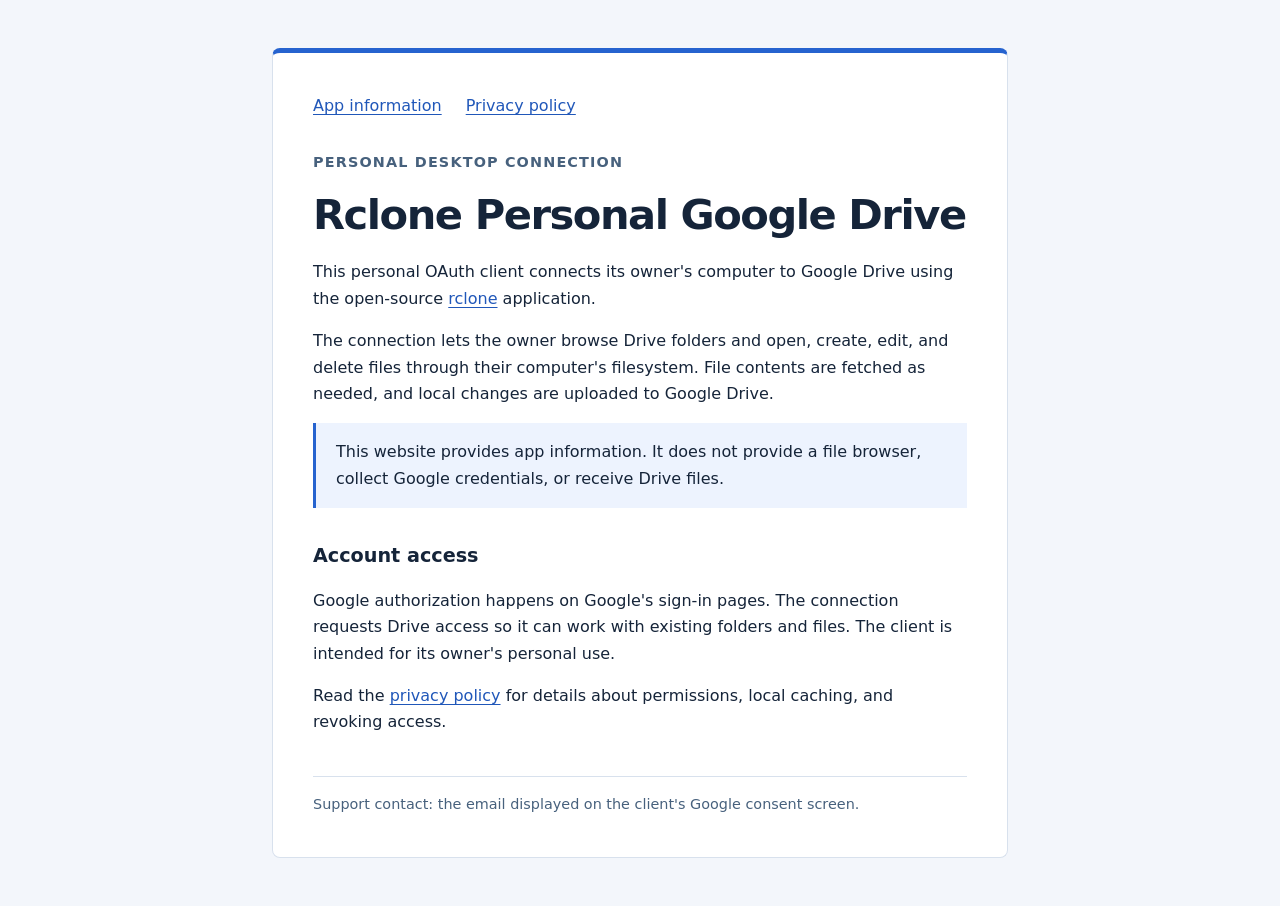
<file: index.html>
<!doctype html>
<html lang="en"><head><meta charset="utf-8"><meta name="viewport" content="width=device-width,initial-scale=1"><title>Rclone Personal Google Drive</title><meta name="description" content="Information about a personal Google Drive connection powered by rclone."><link rel="stylesheet" href="style.css"><link rel="icon" type="image/svg+xml" href="data:image/svg+xml,%3Csvg xmlns='http://www.w3.org/2000/svg' viewBox='0 0 32 32'%3E%3Crect width='32' height='32' rx='7' fill='%232663cf'/%3E%3Cpath d='M7 11h7l3 3h8v10H7z' fill='white'/%3E%3C/svg%3E"></head>
<body><main><nav aria-label="Main"><a href="index.html" aria-current="page">App information</a><a href="privacy.html">Privacy policy</a></nav><p class="label">Personal desktop connection</p><h1>Rclone Personal Google Drive</h1><p>This personal OAuth client connects its owner's computer to Google Drive using the open-source <a href="https://rclone.org/">rclone</a> application.</p><p>The connection lets the owner browse Drive folders and open, create, edit, and delete files through their computer's filesystem. File contents are fetched as needed, and local changes are uploaded to Google Drive.</p><p class="note">This website provides app information. It does not provide a file browser, collect Google credentials, or receive Drive files.</p><h2>Account access</h2><p>Google authorization happens on Google's sign-in pages. The connection requests Drive access so it can work with existing folders and files. The client is intended for its owner's personal use.</p><p>Read the <a href="privacy.html">privacy policy</a> for details about permissions, local caching, and revoking access.</p><footer>Support contact: the email displayed on the client's Google consent screen.</footer></main></body></html>
</file>
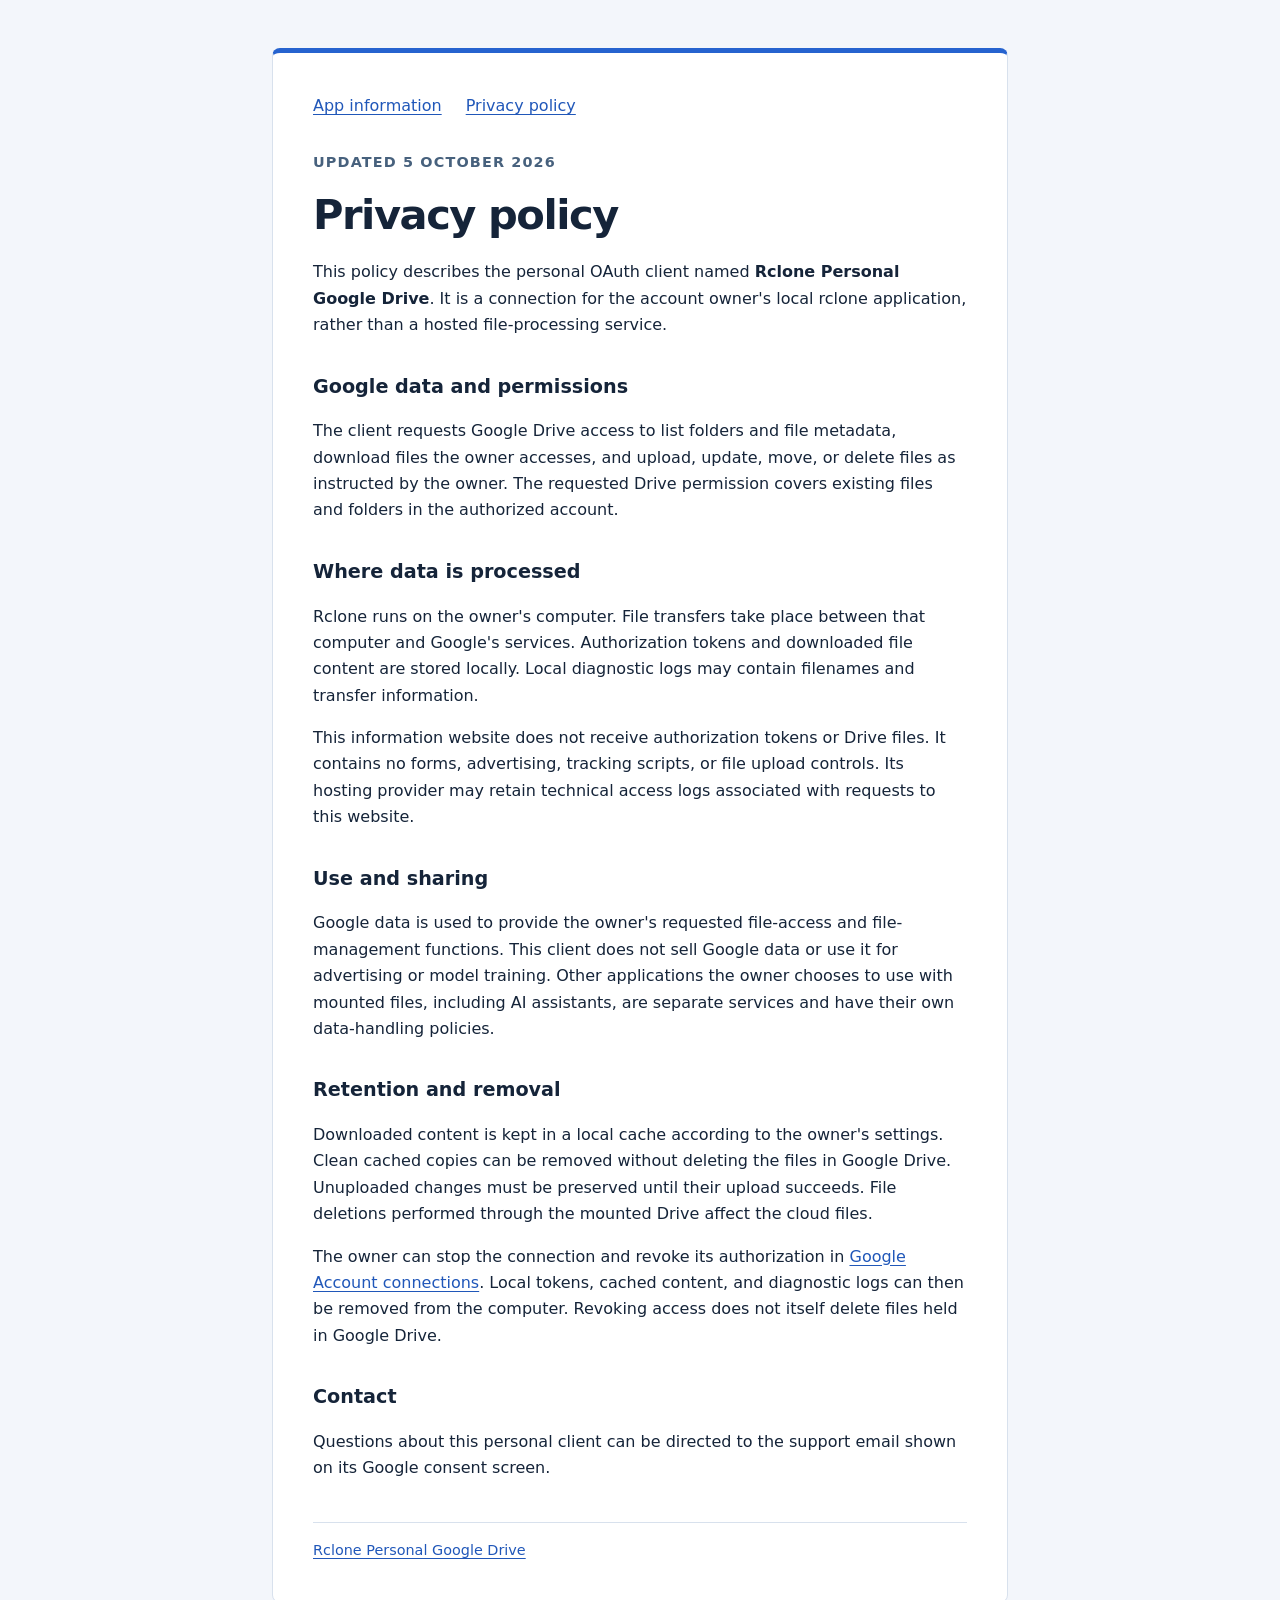
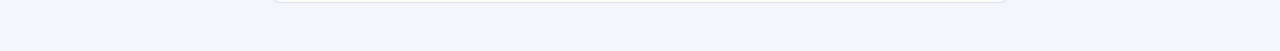
<file: privacy.html>
<!doctype html>
<html lang="en"><head><meta charset="utf-8"><meta name="viewport" content="width=device-width,initial-scale=1"><title>Privacy policy — Rclone Personal Google Drive</title><meta name="description" content="Privacy and data handling for this personal rclone Google Drive client."><link rel="stylesheet" href="style.css"><link rel="icon" type="image/svg+xml" href="data:image/svg+xml,%3Csvg xmlns='http://www.w3.org/2000/svg' viewBox='0 0 32 32'%3E%3Crect width='32' height='32' rx='7' fill='%232663cf'/%3E%3Cpath d='M7 11h7l3 3h8v10H7z' fill='white'/%3E%3C/svg%3E"></head>
<body><main><nav aria-label="Main"><a href="index.html">App information</a><a href="privacy.html" aria-current="page">Privacy policy</a></nav><p class="label">Updated 5 October 2026</p><h1>Privacy policy</h1><p>This policy describes the personal OAuth client named <strong>Rclone Personal Google Drive</strong>. It is a connection for the account owner's local rclone application, rather than a hosted file-processing service.</p><h2>Google data and permissions</h2><p>The client requests Google Drive access to list folders and file metadata, download files the owner accesses, and upload, update, move, or delete files as instructed by the owner. The requested Drive permission covers existing files and folders in the authorized account.</p><h2>Where data is processed</h2><p>Rclone runs on the owner's computer. File transfers take place between that computer and Google's services. Authorization tokens and downloaded file content are stored locally. Local diagnostic logs may contain filenames and transfer information.</p><p>This information website does not receive authorization tokens or Drive files. It contains no forms, advertising, tracking scripts, or file upload controls. Its hosting provider may retain technical access logs associated with requests to this website.</p><h2>Use and sharing</h2><p>Google data is used to provide the owner's requested file-access and file-management functions. This client does not sell Google data or use it for advertising or model training. Other applications the owner chooses to use with mounted files, including AI assistants, are separate services and have their own data-handling policies.</p><h2>Retention and removal</h2><p>Downloaded content is kept in a local cache according to the owner's settings. Clean cached copies can be removed without deleting the files in Google Drive. Unuploaded changes must be preserved until their upload succeeds. File deletions performed through the mounted Drive affect the cloud files.</p><p>The owner can stop the connection and revoke its authorization in <a href="https://myaccount.google.com/connections">Google Account connections</a>. Local tokens, cached content, and diagnostic logs can then be removed from the computer. Revoking access does not itself delete files held in Google Drive.</p><h2>Contact</h2><p>Questions about this personal client can be directed to the support email shown on its Google consent screen.</p><footer><a href="index.html">Rclone Personal Google Drive</a></footer></main></body></html>
</file>
<file: style.css>
:root{font-family:system-ui,-apple-system,BlinkMacSystemFont,"Segoe UI",sans-serif;color:#152439;background:#f3f6fb;color-scheme:light}*{box-sizing:border-box}body{margin:0;padding:3rem 1.25rem;line-height:1.65;font-size:1rem}main{max-width:46rem;margin:auto;padding:2.5rem;background:#fff;border:1px solid #d8e1ed;border-top:5px solid #2663cf;border-radius:8px}nav{display:flex;gap:1.5rem;margin-bottom:2rem}a{color:#2057b9;text-underline-offset:.2em}a:focus-visible{outline:3px solid #2663cf;outline-offset:4px}h1{font-size:clamp(1.8rem,5vw,2.6rem);line-height:1.2;letter-spacing:-.035em;margin:0 0 1.25rem}h2{font-size:1.2rem;margin-top:2rem}p,li{max-width:65ch}.label{color:#47617d;font-size:.9rem;font-weight:650;letter-spacing:.08em;text-transform:uppercase}.note{padding:1rem 1.25rem;background:#edf3fe;border-left:3px solid #2663cf}footer{margin-top:2.5rem;padding-top:1rem;border-top:1px solid #d8e1ed;color:#47617d;font-size:.9rem}@media(max-width:480px){body{padding:1rem .75rem}main{padding:1.5rem}}
</file>
